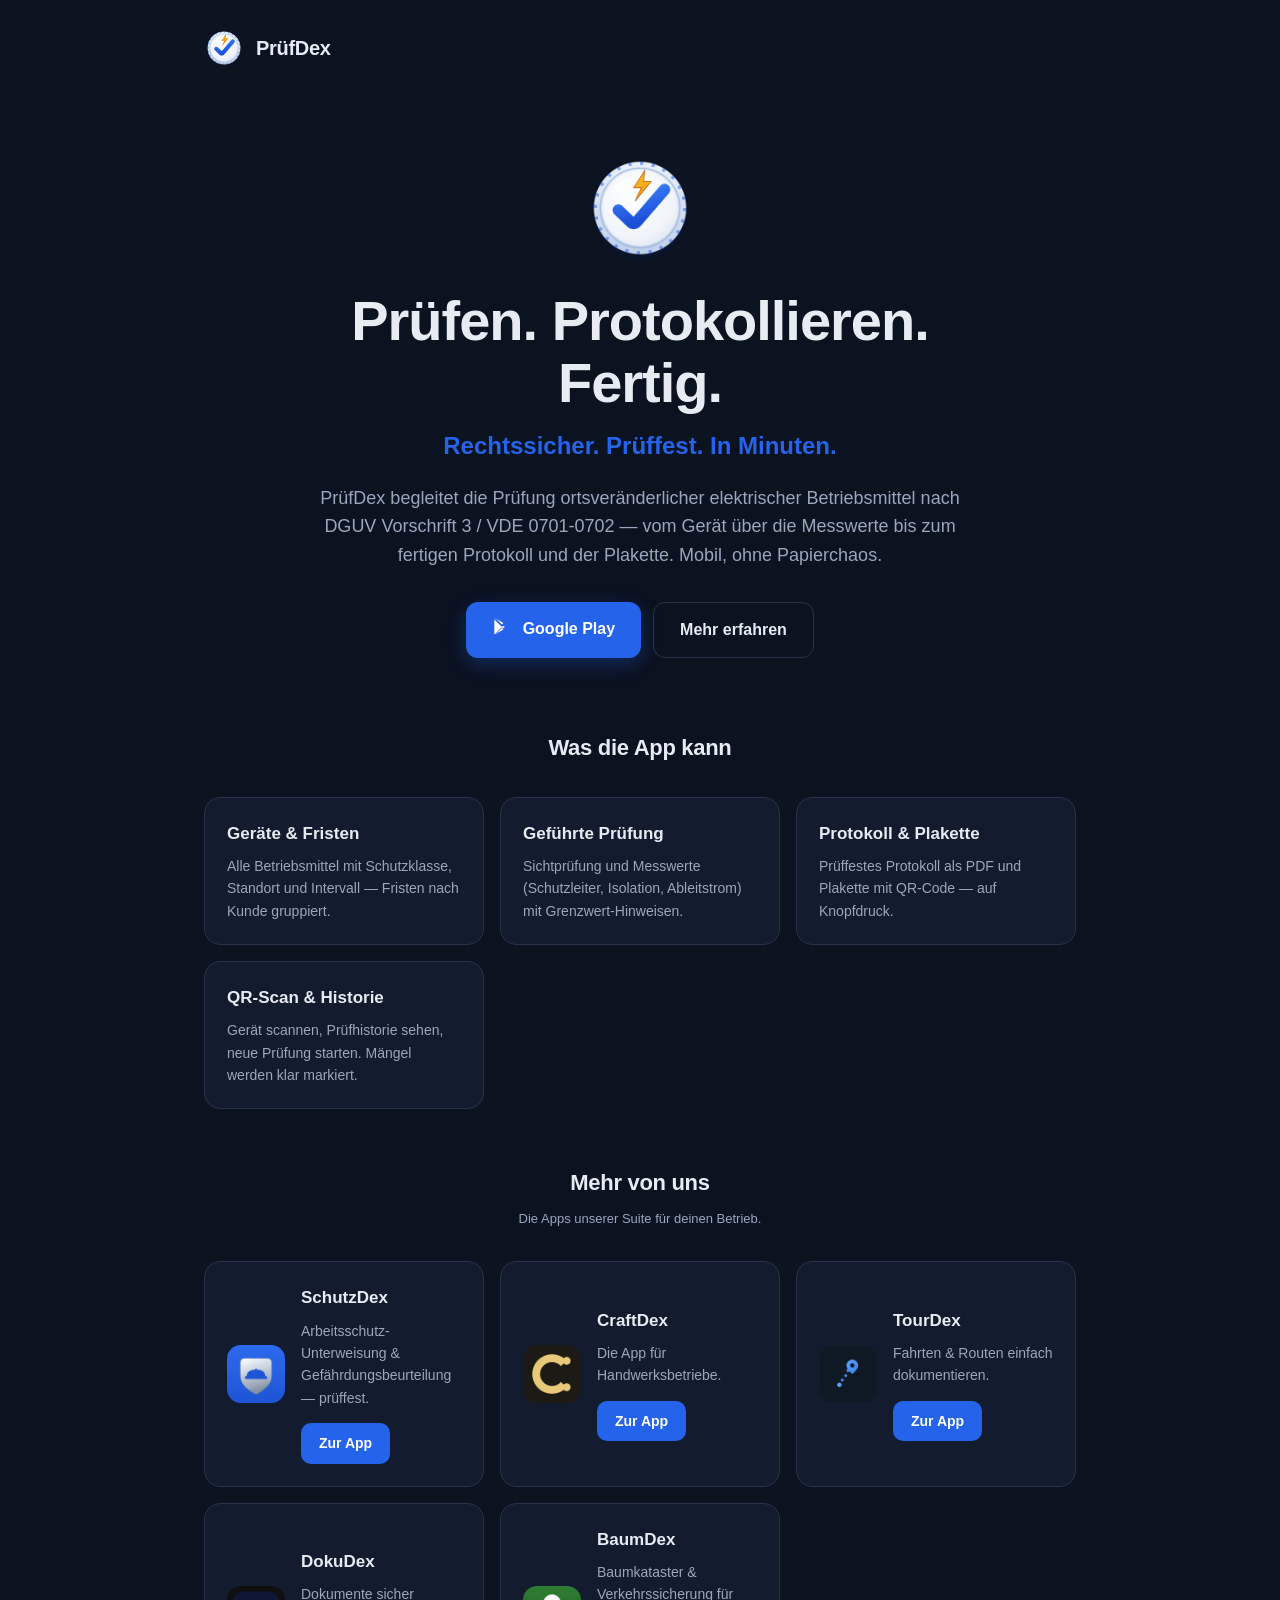
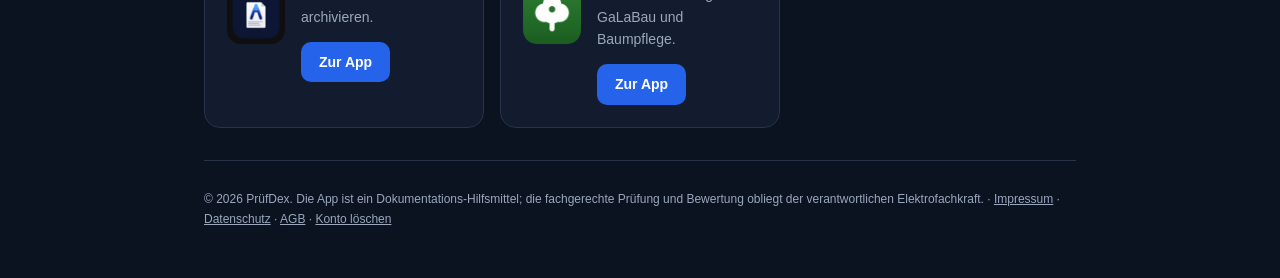
<file: index.html>
<!DOCTYPE html>
<html lang="de">
<head>
  <meta charset="utf-8" />
  <meta name="viewport" content="width=device-width, initial-scale=1" />
  <title>PrüfDex — DGUV-V3-Prüfungen mobil dokumentieren</title>
  <meta name="description" content="PrüfDex: Prüfung ortsveränderlicher elektrischer Betriebsmittel nach DGUV V3 / VDE 0701-0702 — Geräte, Messwerte, Protokolle, Plaketten und Fristen. Mobil, prüffest." />
  <meta name="theme-color" content="#0B1220" />
  <meta property="og:title" content="PrüfDex" />
  <meta property="og:description" content="Prüfen. Protokollieren. Fertig." />
  <meta property="og:type" content="website" />
  <style>
    :root {
      --bg: #0B1220; --surface: #131C2E; --border: #27334A;
      --text: #E7ECF3; --muted: #9AA7BD; --blue: #2563EB;
    }
    * { box-sizing: border-box; margin: 0; padding: 0; }
    html { scroll-behavior: smooth; }
    body {
      background: var(--bg); color: var(--text);
      font-family: -apple-system, BlinkMacSystemFont, 'Segoe UI', Roboto, Helvetica, Arial, sans-serif;
      line-height: 1.6; -webkit-font-smoothing: antialiased;
    }
    .wrap { max-width: 920px; margin: 0 auto; padding: 0 24px; }
    header { padding: 28px 0; display: flex; align-items: center; gap: 12px; }
    .logo-img { width: 40px; height: 40px; display: block; }
    .brand { font-size: 20px; font-weight: 700; letter-spacing: -0.3px; }
    .hero { padding: 56px 0 48px; text-align: center; }
    .hero .mark { width: 112px; height: 112px; margin: 0 auto 26px; display: block; }
    .hero h1 { font-size: clamp(34px, 6vw, 56px); font-weight: 800; letter-spacing: -1px; line-height: 1.1; }
    .hero .claim { color: var(--blue); font-weight: 700; font-size: clamp(18px, 3vw, 24px); margin-top: 14px; }
    .hero p { color: var(--muted); font-size: 18px; max-width: 640px; margin: 18px auto 0; }
    .cta { margin-top: 32px; display: inline-flex; gap: 12px; flex-wrap: wrap; justify-content: center; }
    .btn { background: var(--blue); color: #fff; text-decoration: none; font-weight: 600; padding: 14px 26px; border-radius: 12px; display: inline-block; transition: transform .08s ease, box-shadow .2s ease; box-shadow: 0 6px 20px rgba(37,99,235,.30); }
    .btn:hover { transform: translateY(-1px); box-shadow: 0 10px 28px rgba(37,99,235,.42); }
    .btn.ghost { background: transparent; border: 1px solid var(--border); color: var(--text); box-shadow: none; }
    .btn .ico { vertical-align: -2px; margin-right: 8px; }
    .grid { display: grid; grid-template-columns: repeat(auto-fit, minmax(220px, 1fr)); gap: 16px; padding: 32px 0 16px; }
    .card { background: var(--surface); border: 1px solid var(--border); border-radius: 16px; padding: 22px; }
    .card h3 { font-size: 17px; margin-bottom: 8px; }
    .card p { color: var(--muted); font-size: 14px; }
    .promo { display: flex; flex-direction: row; align-items: center; gap: 16px; }
    .promo-icon { width: 58px; height: 58px; border-radius: 14px; flex: 0 0 auto; }
    .promo-body { display: flex; flex-direction: column; align-items: flex-start; min-width: 0; }
    .promo-body h3, .promo-body p { width: 100%; }
    .btn-sm { align-self: flex-start; margin-top: 14px; background: var(--blue); color: #fff; text-decoration: none; font-weight: 600; font-size: 14px; padding: 9px 18px; border-radius: 10px; transition: transform .08s ease; }
    .btn-sm:hover { transform: translateY(-1px); }
    .section-title { text-align: center; margin-top: 24px; font-size: 22px; font-weight: 800; letter-spacing: -0.3px; }
    .note { text-align: center; color: var(--muted); font-size: 13px; padding: 8px 0 0; }
    .legal { color: var(--muted); font-size: 12px; line-height: 1.7; border-top: 1px solid var(--border); padding: 28px 0 48px; margin-top: 16px; }
    .legal a { color: var(--muted); }
  </style>
</head>
<body>
  <div class="wrap">
    <header>
      <img class="logo-img" src="logo.png" alt="PrüfDex Logo" />
      <span class="brand">PrüfDex</span>
    </header>

    <section class="hero">
      <img class="mark" src="logo.png" alt="PrüfDex" />
      <h1>Prüfen. Protokollieren.<br/>Fertig.</h1>
      <div class="claim">Rechtssicher. Prüffest. In Minuten.</div>
      <p>
        PrüfDex begleitet die Prüfung ortsveränderlicher elektrischer Betriebsmittel
        nach DGUV Vorschrift 3 / VDE 0701-0702 — vom Gerät über die Messwerte bis zum
        fertigen Protokoll und der Plakette. Mobil, ohne Papierchaos.
      </p>
      <div class="cta">
        <a class="btn" href="#">
          <svg class="ico" width="18" height="18" viewBox="0 0 24 24" fill="#fff" aria-hidden="true"><path d="M3.6 2.3 13.3 12 3.6 21.7c-.3-.2-.5-.6-.5-1V3.3c0-.4.2-.8.5-1Zm11.1 8.3 2.6 1.5-2.6 1.5-2.2-1.5 2.2-1.5Zm-9.8 11 8.3-8.3 2 2-8 4.6c-.8.5-1.7.4-2.3-.3Zm0-19.2c.6-.7 1.5-.8 2.3-.3l8 4.6-2 2-8.3-8.3Z"/></svg>
          Google Play
        </a>
        <a class="btn ghost" href="#features">Mehr erfahren</a>
      </div>
    </section>

    <h2 class="section-title">Was die App kann</h2>
    <section class="grid" id="features">
      <div class="card">
        <h3>Geräte &amp; Fristen</h3>
        <p>Alle Betriebsmittel mit Schutzklasse, Standort und Intervall — Fristen nach Kunde gruppiert.</p>
      </div>
      <div class="card">
        <h3>Geführte Prüfung</h3>
        <p>Sichtprüfung und Messwerte (Schutzleiter, Isolation, Ableitstrom) mit Grenzwert-Hinweisen.</p>
      </div>
      <div class="card">
        <h3>Protokoll &amp; Plakette</h3>
        <p>Prüffestes Protokoll als PDF und Plakette mit QR-Code — auf Knopfdruck.</p>
      </div>
      <div class="card">
        <h3>QR-Scan &amp; Historie</h3>
        <p>Gerät scannen, Prüfhistorie sehen, neue Prüfung starten. Mängel werden klar markiert.</p>
      </div>
    </section>

    <h2 class="section-title" style="margin-top:40px;">Mehr von uns</h2>
    <p class="note">Die Apps unserer Suite für deinen Betrieb.</p>
    <section class="grid">
      <div class="card promo">
        <img class="promo-icon" src="icons/schutzheld.png" alt="SchutzDex" />
        <div class="promo-body">
          <h3>SchutzDex</h3>
          <p>Arbeitsschutz-Unterweisung &amp; Gefährdungsbeurteilung — prüffest.</p>
          <a class="btn-sm" href="#">Zur App</a>
        </div>
      </div>
      <div class="card promo">
        <img class="promo-icon" src="icons/craftlog.png" alt="CraftDex" />
        <div class="promo-body">
          <h3>CraftDex</h3>
          <p>Die App für Handwerksbetriebe.</p>
          <a class="btn-sm" href="#">Zur App</a>
        </div>
      </div>
      <div class="card promo">
        <img class="promo-icon" src="icons/routelog.png" alt="TourDex" />
        <div class="promo-body">
          <h3>TourDex</h3>
          <p>Fahrten &amp; Routen einfach dokumentieren.</p>
          <a class="btn-sm" href="#">Zur App</a>
        </div>
      </div>
      <div class="card promo">
        <img class="promo-icon" src="icons/archio.png" alt="DokuDex" />
        <div class="promo-body">
          <h3>DokuDex</h3>
          <p>Dokumente sicher archivieren.</p>
          <a class="btn-sm" href="#">Zur App</a>
        </div>
      </div>
      <div class="card promo">
        <img class="promo-icon" src="icons/baumdex.png" alt="BaumDex" />
        <div class="promo-body">
          <h3>BaumDex</h3>
          <p>Baumkataster &amp; Verkehrssicherung für GaLaBau und Baumpflege.</p>
          <a class="btn-sm" href="#">Zur App</a>
        </div>
      </div>
    </section>

    <footer class="legal">
      © <span id="y"></span> PrüfDex. Die App ist ein Dokumentations-Hilfsmittel; die fachgerechte
      Prüfung und Bewertung obliegt der verantwortlichen Elektrofachkraft.
      · <a href="impressum.html">Impressum</a> · <a href="datenschutz.html">Datenschutz</a>
      · <a href="nutzungsbedingungen.html">AGB</a> · <a href="konto-loeschung.html">Konto löschen</a>
    </footer>
  </div>
  <script>document.getElementById('y').textContent = new Date().getFullYear();</script>
</body>
</html>
</file>
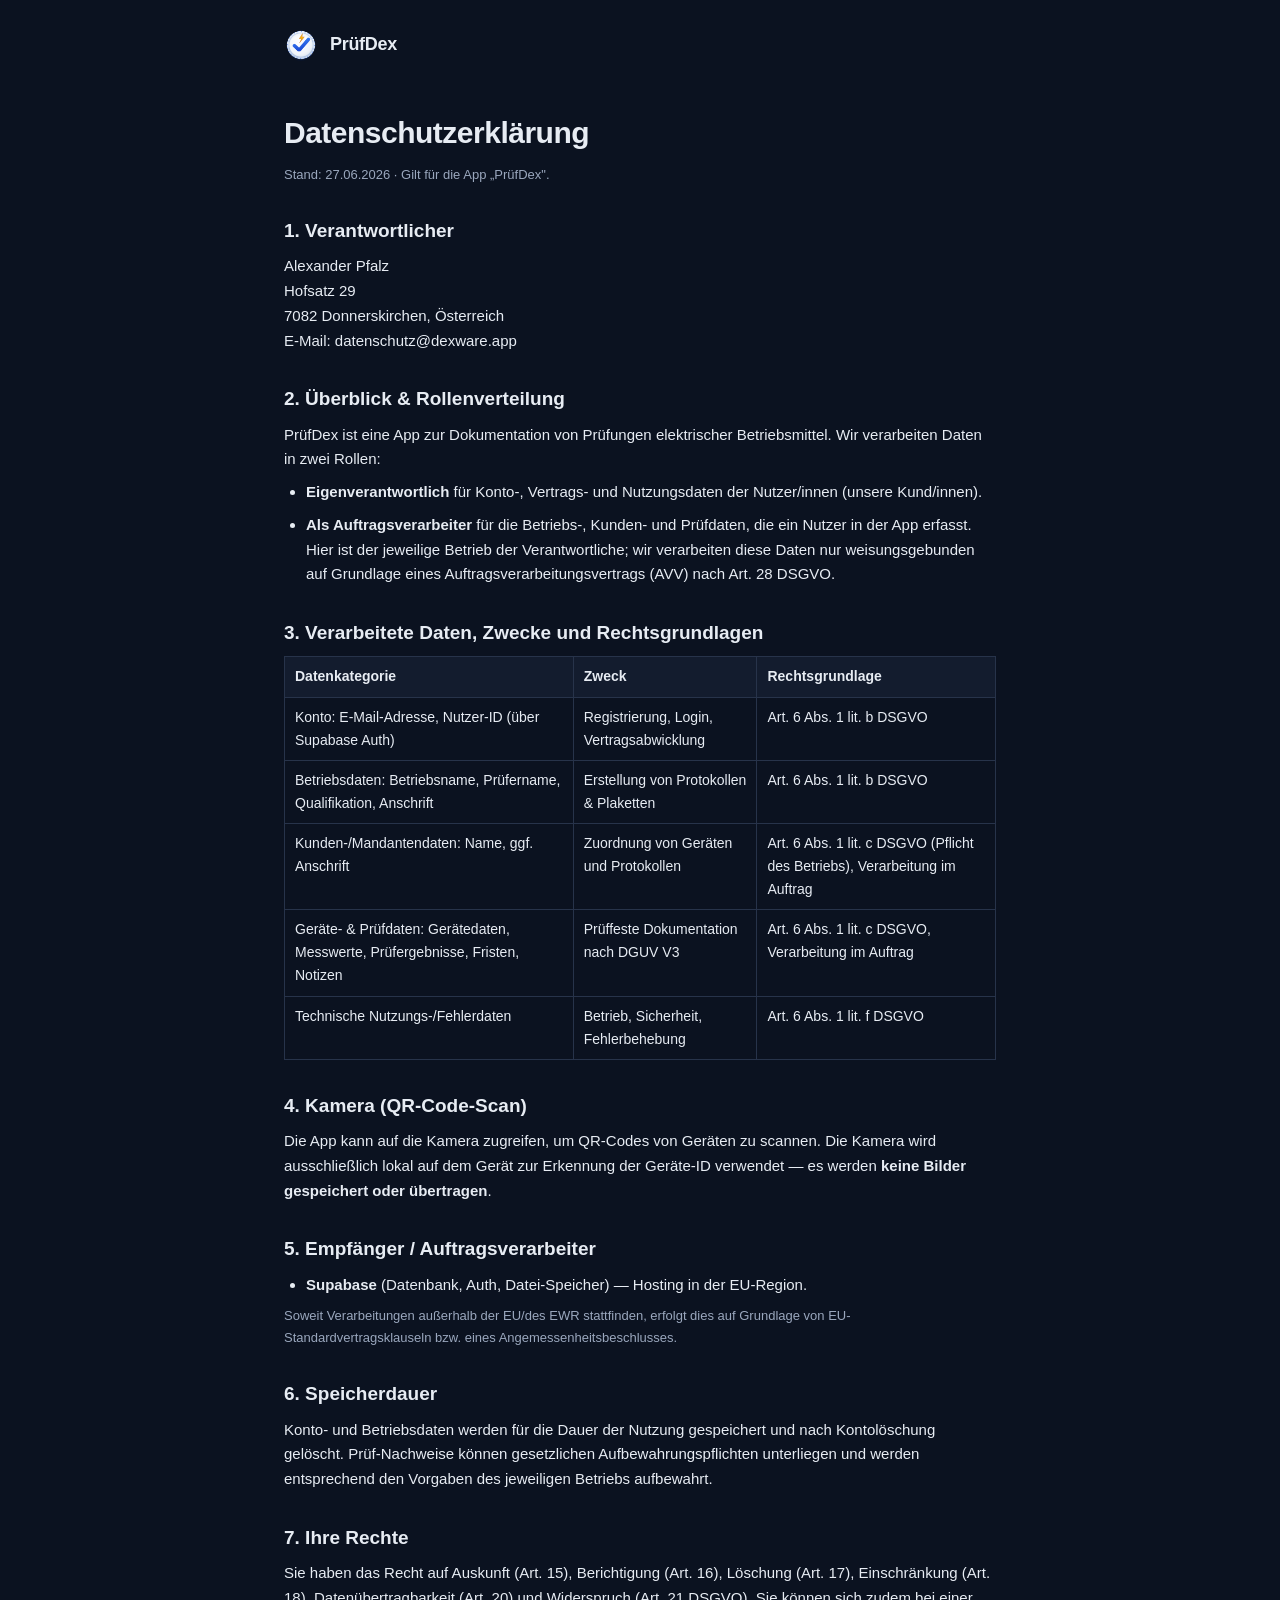
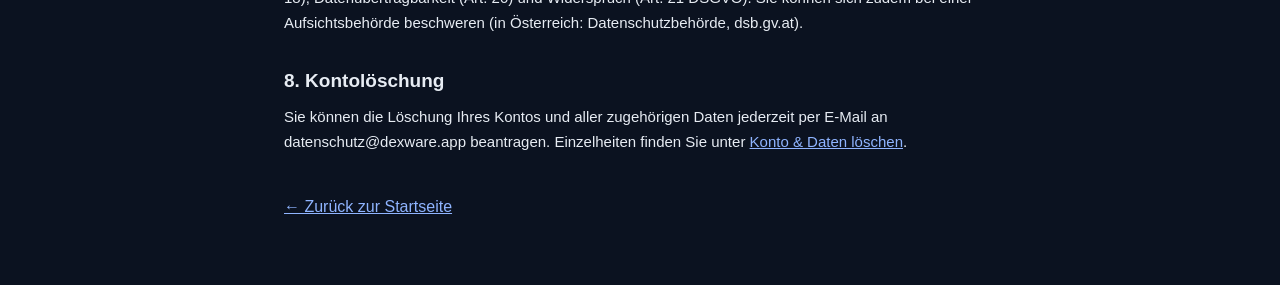
<file: datenschutz.html>
<!DOCTYPE html>
<html lang="de">
<head>
  <meta charset="utf-8" />
  <meta name="viewport" content="width=device-width, initial-scale=1" />
  <title>Datenschutzerklärung — PrüfDex</title>
  <meta name="robots" content="all" />
  <meta name="theme-color" content="#0B1220" />
  <style>
    :root {
      --bg: #0B1220; --surface: #131C2E; --border: #27334A;
      --text: #E7ECF3; --muted: #9AA7BD; --blue: #2563EB;
    }
    * { box-sizing: border-box; margin: 0; padding: 0; }
    body {
      background: var(--bg); color: var(--text);
      font-family: -apple-system, BlinkMacSystemFont, 'Segoe UI', Roboto, Helvetica, Arial, sans-serif;
      line-height: 1.65; -webkit-font-smoothing: antialiased;
    }
    .wrap { max-width: 760px; margin: 0 auto; padding: 0 24px 64px; }
    header { padding: 28px 0; display: flex; align-items: center; gap: 12px; }
    .logo { width: 36px; height: 36px; background: var(--blue); border-radius: 9px; display: grid; place-items: center; }
    .brand { font-size: 18px; font-weight: 700; letter-spacing: -0.3px; }
    a { color: #8FB4FF; }
    h1 { font-size: 30px; font-weight: 800; letter-spacing: -0.5px; margin: 18px 0 6px; }
    h2 { font-size: 19px; font-weight: 700; margin: 30px 0 8px; }
    p, li { color: var(--text); font-size: 15px; margin-bottom: 8px; }
    ul { padding-left: 22px; }
    .muted { color: var(--muted); font-size: 13px; }
    .note { background: var(--surface); border: 1px solid var(--border); border-radius: 12px; padding: 14px 16px; margin: 16px 0; font-size: 14px; color: var(--muted); }
    table { width: 100%; border-collapse: collapse; margin: 8px 0 4px; font-size: 14px; }
    td, th { border: 1px solid var(--border); padding: 8px 10px; text-align: left; vertical-align: top; }
    th { background: var(--surface); }
    .back { display: inline-block; margin-top: 32px; }
  </style>
</head>
<body>
  <div class="wrap">
    <header>
      <img src="logo.png" width="34" height="34" alt="PrüfDex" style="display:block" />
      <span class="brand">PrüfDex</span>
    </header>

    <h1>Datenschutzerklärung</h1>
    <p class="muted">Stand: 27.06.2026 · Gilt für die App „PrüfDex".</p>


    <h2>1. Verantwortlicher</h2>
    <p>
      Alexander Pfalz<br/>
      Hofsatz 29<br/>
      7082 Donnerskirchen, Österreich<br/>
      E-Mail: datenschutz@dexware.app
    </p>

    <h2>2. Überblick &amp; Rollenverteilung</h2>
    <p>PrüfDex ist eine App zur Dokumentation von Prüfungen elektrischer Betriebsmittel. Wir verarbeiten Daten in zwei Rollen:</p>
    <ul>
      <li><strong>Eigenverantwortlich</strong> für Konto-, Vertrags- und Nutzungsdaten der Nutzer/innen (unsere Kund/innen).</li>
      <li><strong>Als Auftragsverarbeiter</strong> für die Betriebs-, Kunden- und Prüfdaten, die ein Nutzer in der App erfasst. Hier ist der jeweilige Betrieb der Verantwortliche; wir verarbeiten diese Daten nur weisungsgebunden auf Grundlage eines Auftragsverarbeitungsvertrags (AVV) nach Art. 28 DSGVO.</li>
    </ul>

    <h2>3. Verarbeitete Daten, Zwecke und Rechtsgrundlagen</h2>
    <table>
      <tr><th>Datenkategorie</th><th>Zweck</th><th>Rechtsgrundlage</th></tr>
      <tr><td>Konto: E-Mail-Adresse, Nutzer-ID (über Supabase Auth)</td><td>Registrierung, Login, Vertragsabwicklung</td><td>Art. 6 Abs. 1 lit. b DSGVO</td></tr>
      <tr><td>Betriebsdaten: Betriebsname, Prüfername, Qualifikation, Anschrift</td><td>Erstellung von Protokollen &amp; Plaketten</td><td>Art. 6 Abs. 1 lit. b DSGVO</td></tr>
      <tr><td>Kunden-/Mandantendaten: Name, ggf. Anschrift</td><td>Zuordnung von Geräten und Protokollen</td><td>Art. 6 Abs. 1 lit. c DSGVO (Pflicht des Betriebs), Verarbeitung im Auftrag</td></tr>
      <tr><td>Geräte- &amp; Prüfdaten: Gerätedaten, Messwerte, Prüfergebnisse, Fristen, Notizen</td><td>Prüffeste Dokumentation nach DGUV V3</td><td>Art. 6 Abs. 1 lit. c DSGVO, Verarbeitung im Auftrag</td></tr>
      <tr><td>Technische Nutzungs-/Fehlerdaten</td><td>Betrieb, Sicherheit, Fehlerbehebung</td><td>Art. 6 Abs. 1 lit. f DSGVO</td></tr>
    </table>

    <h2>4. Kamera (QR-Code-Scan)</h2>
    <p>
      Die App kann auf die Kamera zugreifen, um QR-Codes von Geräten zu scannen. Die Kamera wird
      ausschließlich lokal auf dem Gerät zur Erkennung der Geräte-ID verwendet — es werden
      <strong>keine Bilder gespeichert oder übertragen</strong>.
    </p>

    <h2>5. Empfänger / Auftragsverarbeiter</h2>
    <ul>
      <li><strong>Supabase</strong> (Datenbank, Auth, Datei-Speicher) — Hosting in der EU-Region.</li>
    </ul>
    <p class="muted">
      Soweit Verarbeitungen außerhalb der EU/des EWR stattfinden, erfolgt dies auf Grundlage von
      EU-Standardvertragsklauseln bzw. eines Angemessenheitsbeschlusses.
    </p>

    <h2>6. Speicherdauer</h2>
    <p>
      Konto- und Betriebsdaten werden für die Dauer der Nutzung gespeichert und nach Kontolöschung
      gelöscht. Prüf-Nachweise können gesetzlichen Aufbewahrungspflichten unterliegen und werden
      entsprechend den Vorgaben des jeweiligen Betriebs aufbewahrt.
    </p>

    <h2>7. Ihre Rechte</h2>
    <p>
      Sie haben das Recht auf Auskunft (Art. 15), Berichtigung (Art. 16), Löschung (Art. 17),
      Einschränkung (Art. 18), Datenübertragbarkeit (Art. 20) und Widerspruch (Art. 21 DSGVO). Sie
      können sich zudem bei einer Aufsichtsbehörde beschweren (in Österreich: Datenschutzbehörde, dsb.gv.at).
    </p>

    <h2>8. Kontolöschung</h2>
    <p>
      Sie können die Löschung Ihres Kontos und aller zugehörigen Daten jederzeit per E-Mail an
      datenschutz@dexware.app beantragen. Einzelheiten finden Sie unter
      <a href="konto-loeschung.html">Konto &amp; Daten löschen</a>.
    </p>

    <a class="back" href="index.html">← Zurück zur Startseite</a>
  </div>
</body>
</html>
</file>
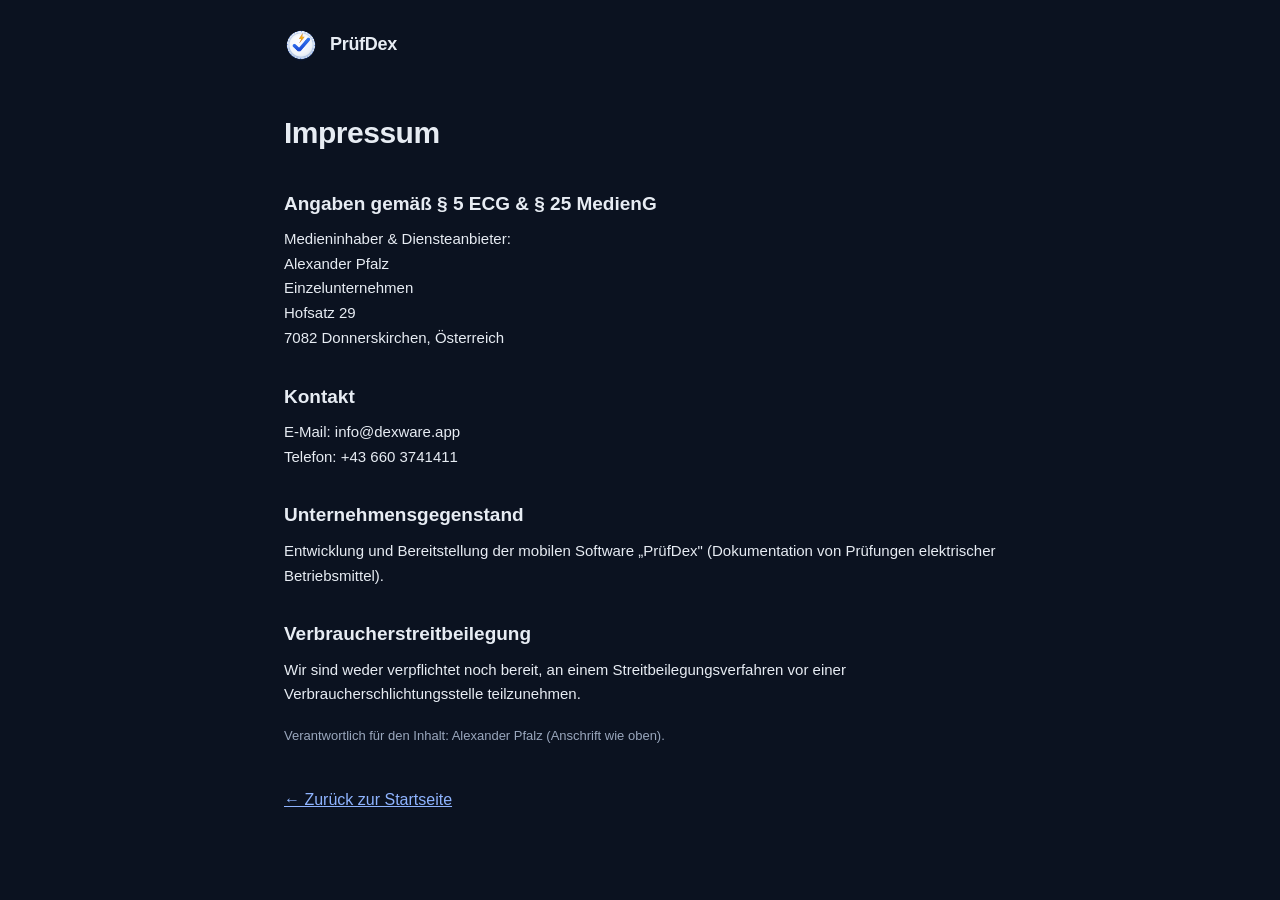
<file: impressum.html>
<!DOCTYPE html>
<html lang="de">
<head>
  <meta charset="utf-8" />
  <meta name="viewport" content="width=device-width, initial-scale=1" />
  <title>Impressum — PrüfDex</title>
  <meta name="robots" content="all" />
  <meta name="theme-color" content="#0B1220" />
  <style>
    :root {
      --bg: #0B1220; --surface: #131C2E; --border: #27334A;
      --text: #E7ECF3; --muted: #9AA7BD; --blue: #2563EB;
    }
    * { box-sizing: border-box; margin: 0; padding: 0; }
    body {
      background: var(--bg); color: var(--text);
      font-family: -apple-system, BlinkMacSystemFont, 'Segoe UI', Roboto, Helvetica, Arial, sans-serif;
      line-height: 1.65; -webkit-font-smoothing: antialiased;
    }
    .wrap { max-width: 760px; margin: 0 auto; padding: 0 24px 64px; }
    header { padding: 28px 0; display: flex; align-items: center; gap: 12px; }
    .logo { width: 36px; height: 36px; background: var(--blue); border-radius: 9px; display: grid; place-items: center; }
    .brand { font-size: 18px; font-weight: 700; letter-spacing: -0.3px; }
    a { color: #8FB4FF; }
    h1 { font-size: 30px; font-weight: 800; letter-spacing: -0.5px; margin: 18px 0 6px; }
    h2 { font-size: 19px; font-weight: 700; margin: 30px 0 8px; }
    p { font-size: 15px; margin-bottom: 8px; }
    .muted { color: var(--muted); font-size: 13px; }
    .note { background: var(--surface); border: 1px solid var(--border); border-radius: 12px; padding: 14px 16px; margin: 16px 0; font-size: 14px; color: var(--muted); }
    .back { display: inline-block; margin-top: 32px; }
  </style>
</head>
<body>
  <div class="wrap">
    <header>
      <img src="logo.png" width="34" height="34" alt="PrüfDex" style="display:block" />
      <span class="brand">PrüfDex</span>
    </header>

    <h1>Impressum</h1>

    <h2>Angaben gemäß § 5 ECG &amp; § 25 MedienG</h2>
    <p>
      Medieninhaber &amp; Diensteanbieter:<br/>
      Alexander Pfalz<br/>
      Einzelunternehmen<br/>
      Hofsatz 29<br/>
      7082 Donnerskirchen, Österreich
    </p>

    <h2>Kontakt</h2>
    <p>
      E-Mail: info@dexware.app<br/>
      Telefon: +43 660 3741411
    </p>

    <h2>Unternehmensgegenstand</h2>
    <p>Entwicklung und Bereitstellung der mobilen Software „PrüfDex" (Dokumentation von Prüfungen elektrischer Betriebsmittel).</p>


    <h2>Verbraucherstreitbeilegung</h2>
    <p>
      Wir sind weder verpflichtet noch bereit, an einem Streitbeilegungsverfahren vor einer
      Verbraucherschlichtungsstelle teilzunehmen.
    </p>

    <p class="muted" style="margin-top:18px">Verantwortlich für den Inhalt: Alexander Pfalz (Anschrift wie oben).</p>

    <a class="back" href="index.html">← Zurück zur Startseite</a>
  </div>
</body>
</html>
</file>
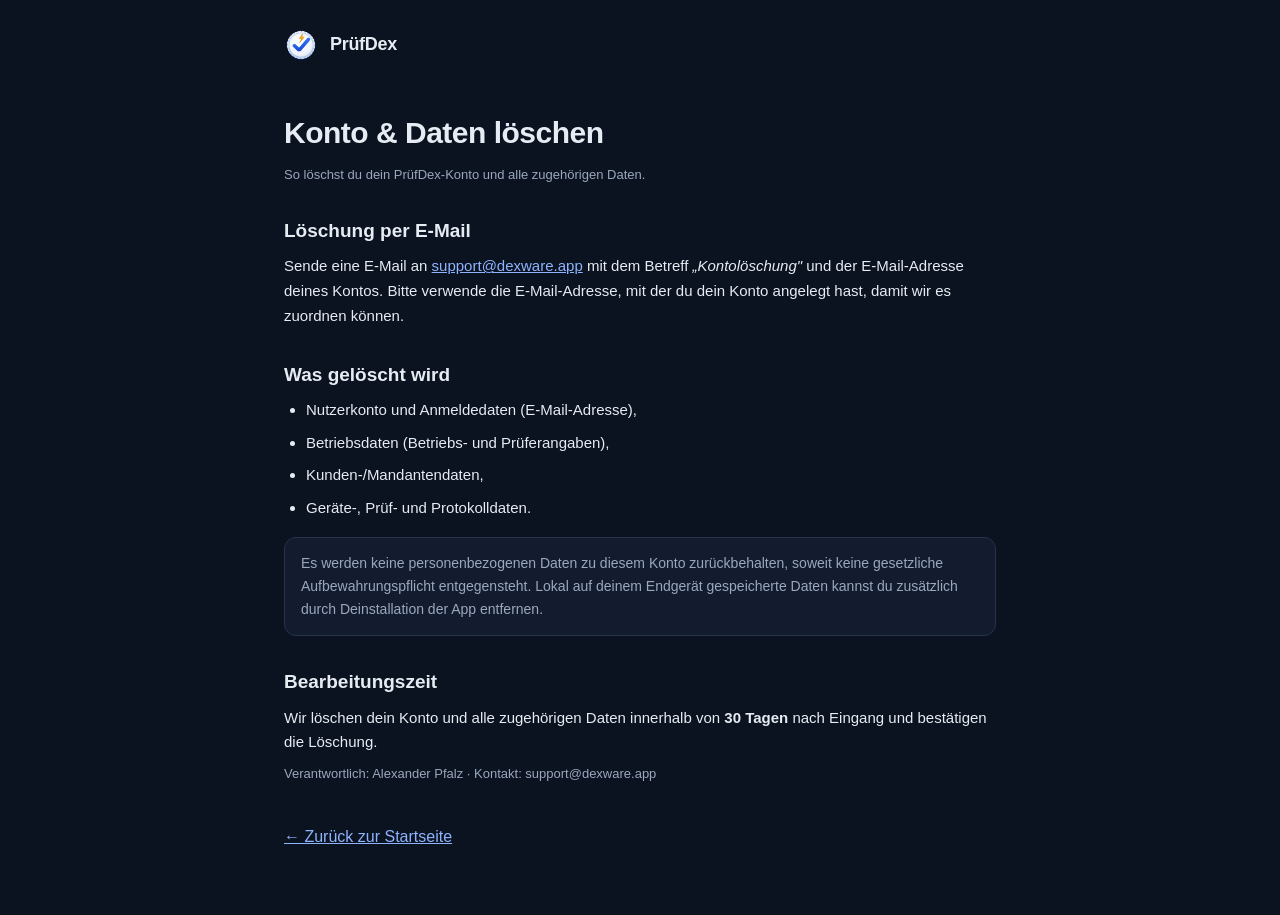
<file: konto-loeschung.html>
<!DOCTYPE html>
<html lang="de">
<head>
  <meta charset="utf-8" />
  <meta name="viewport" content="width=device-width, initial-scale=1" />
  <title>Konto &amp; Daten löschen — PrüfDex</title>
  <meta name="robots" content="all" />
  <meta name="theme-color" content="#0B1220" />
  <style>
    :root {
      --bg: #0B1220; --surface: #131C2E; --border: #27334A;
      --text: #E7ECF3; --muted: #9AA7BD; --blue: #2563EB;
    }
    * { box-sizing: border-box; margin: 0; padding: 0; }
    body {
      background: var(--bg); color: var(--text);
      font-family: -apple-system, BlinkMacSystemFont, 'Segoe UI', Roboto, Helvetica, Arial, sans-serif;
      line-height: 1.65; -webkit-font-smoothing: antialiased;
    }
    .wrap { max-width: 760px; margin: 0 auto; padding: 0 24px 64px; }
    header { padding: 28px 0; display: flex; align-items: center; gap: 12px; }
    .logo { width: 36px; height: 36px; background: var(--blue); border-radius: 9px; display: grid; place-items: center; }
    .brand { font-size: 18px; font-weight: 700; letter-spacing: -0.3px; }
    a { color: #8FB4FF; }
    h1 { font-size: 30px; font-weight: 800; letter-spacing: -0.5px; margin: 18px 0 6px; }
    h2 { font-size: 19px; font-weight: 700; margin: 30px 0 8px; }
    p, li { color: var(--text); font-size: 15px; margin-bottom: 8px; }
    ol, ul { padding-left: 22px; }
    .muted { color: var(--muted); font-size: 13px; }
    .note { background: var(--surface); border: 1px solid var(--border); border-radius: 12px; padding: 14px 16px; margin: 16px 0; font-size: 14px; color: var(--muted); }
    .back { display: inline-block; margin-top: 32px; }
  </style>
</head>
<body>
  <div class="wrap">
    <header>
      <img src="logo.png" width="34" height="34" alt="PrüfDex" style="display:block" />
      <span class="brand">PrüfDex</span>
    </header>

    <h1>Konto &amp; Daten löschen</h1>
    <p class="muted">So löschst du dein PrüfDex-Konto und alle zugehörigen Daten.</p>

    <h2>Löschung per E-Mail</h2>
    <p>
      Sende eine E-Mail an
      <a href="mailto:support@dexware.app?subject=Kontol%C3%B6schung%20Pr%C3%BCfDex">support@dexware.app</a>
      mit dem Betreff <em>„Kontolöschung"</em> und der E-Mail-Adresse deines Kontos. Bitte verwende die
      E-Mail-Adresse, mit der du dein Konto angelegt hast, damit wir es zuordnen können.
    </p>

    <h2>Was gelöscht wird</h2>
    <ul>
      <li>Nutzerkonto und Anmeldedaten (E-Mail-Adresse),</li>
      <li>Betriebsdaten (Betriebs- und Prüferangaben),</li>
      <li>Kunden-/Mandantendaten,</li>
      <li>Geräte-, Prüf- und Protokolldaten.</li>
    </ul>

    <div class="note">
      Es werden keine personenbezogenen Daten zu diesem Konto zurückbehalten, soweit keine gesetzliche
      Aufbewahrungspflicht entgegensteht. Lokal auf deinem Endgerät gespeicherte Daten kannst du
      zusätzlich durch Deinstallation der App entfernen.
    </div>

    <h2>Bearbeitungszeit</h2>
    <p>Wir löschen dein Konto und alle zugehörigen Daten innerhalb von <strong>30 Tagen</strong> nach Eingang und bestätigen die Löschung.</p>

    <p class="muted">Verantwortlich: Alexander Pfalz · Kontakt: support@dexware.app</p>

    <a class="back" href="index.html">← Zurück zur Startseite</a>
  </div>
</body>
</html>
</file>
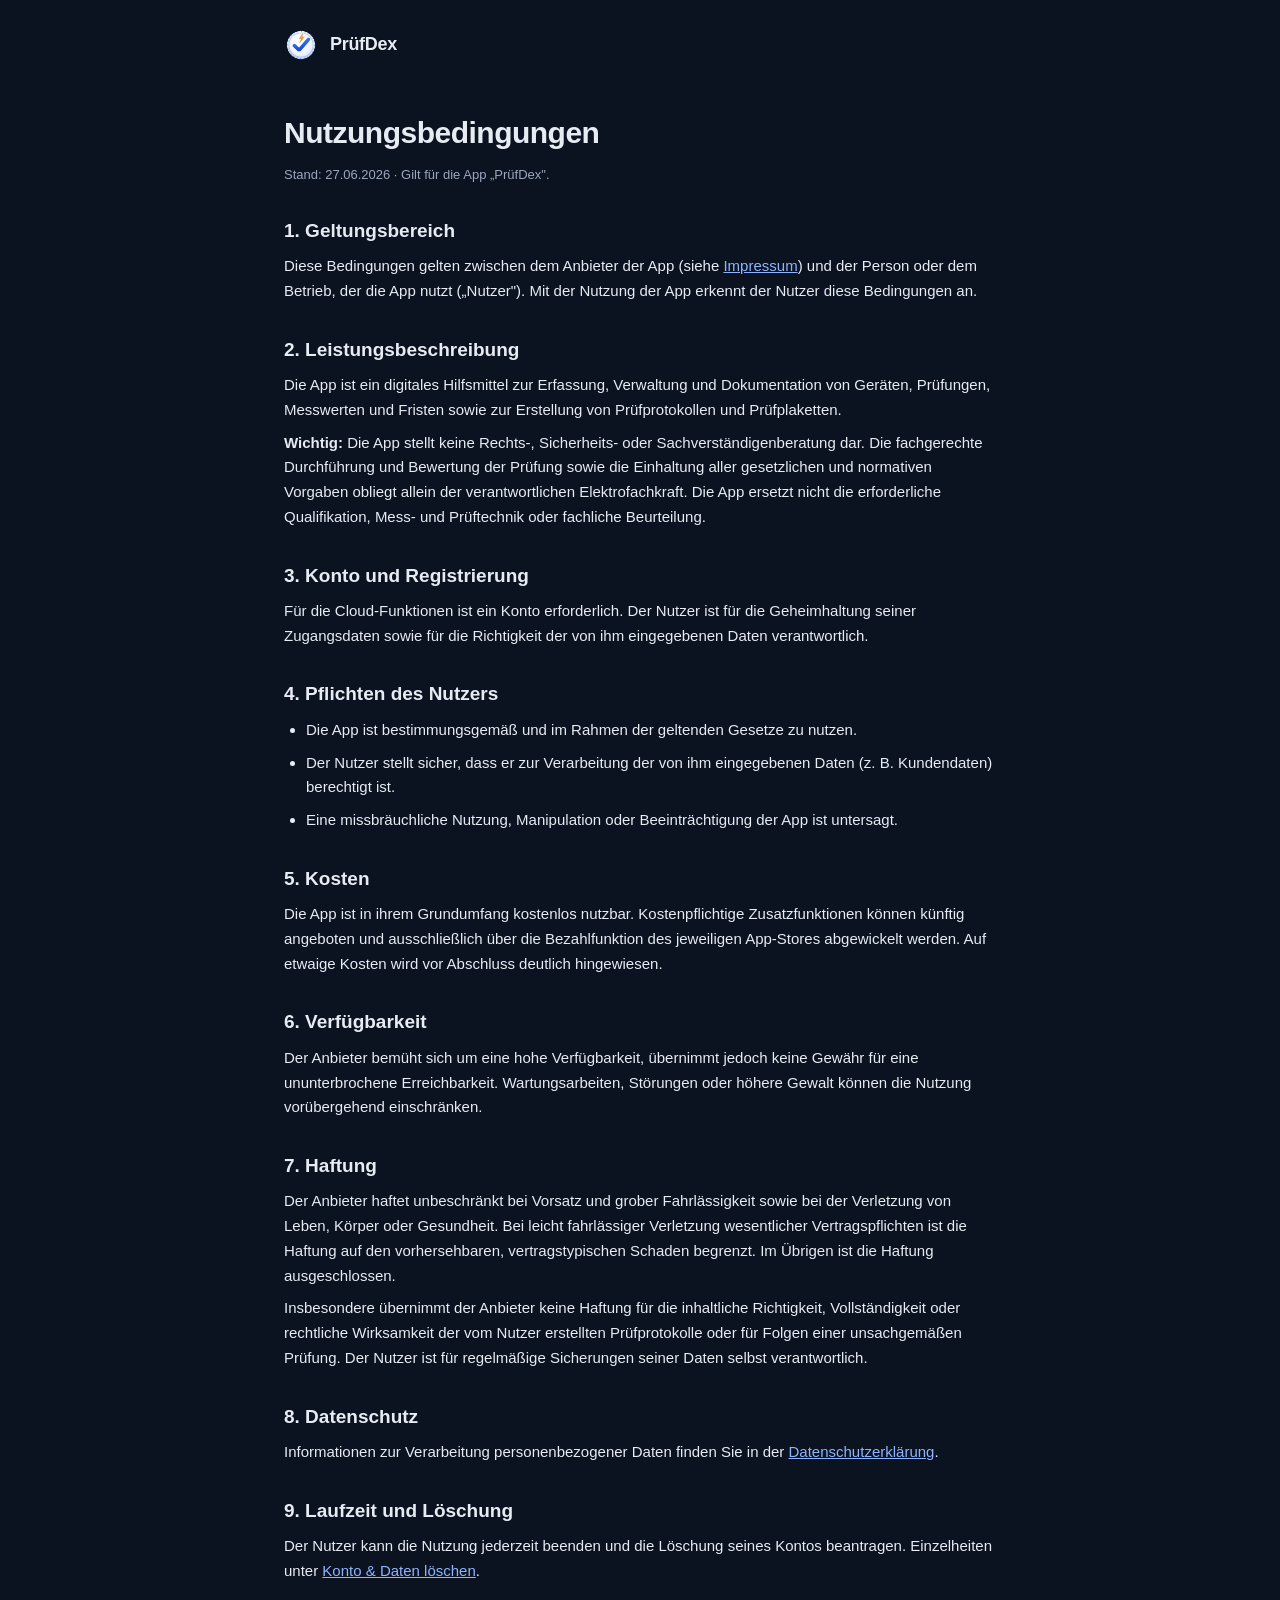
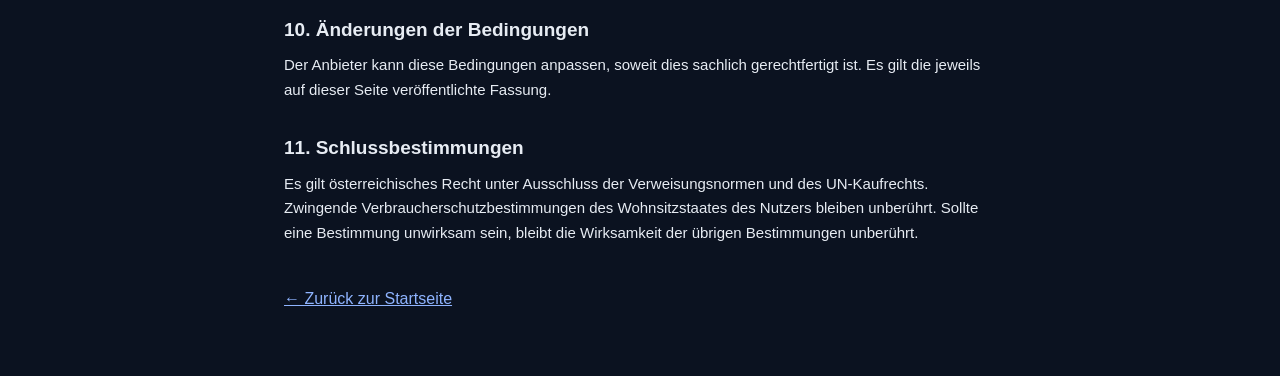
<file: nutzungsbedingungen.html>
<!DOCTYPE html>
<html lang="de">
<head>
  <meta charset="utf-8" />
  <meta name="viewport" content="width=device-width, initial-scale=1" />
  <title>Nutzungsbedingungen (AGB) — PrüfDex</title>
  <meta name="robots" content="all" />
  <meta name="theme-color" content="#0B1220" />
  <style>
    :root {
      --bg: #0B1220; --surface: #131C2E; --border: #27334A;
      --text: #E7ECF3; --muted: #9AA7BD; --blue: #2563EB;
    }
    * { box-sizing: border-box; margin: 0; padding: 0; }
    body {
      background: var(--bg); color: var(--text);
      font-family: -apple-system, BlinkMacSystemFont, 'Segoe UI', Roboto, Helvetica, Arial, sans-serif;
      line-height: 1.65; -webkit-font-smoothing: antialiased;
    }
    .wrap { max-width: 760px; margin: 0 auto; padding: 0 24px 64px; }
    header { padding: 28px 0; display: flex; align-items: center; gap: 12px; }
    .logo { width: 36px; height: 36px; background: var(--blue); border-radius: 9px; display: grid; place-items: center; }
    .brand { font-size: 18px; font-weight: 700; letter-spacing: -0.3px; }
    a { color: #8FB4FF; }
    h1 { font-size: 30px; font-weight: 800; letter-spacing: -0.5px; margin: 18px 0 6px; }
    h2 { font-size: 19px; font-weight: 700; margin: 30px 0 8px; }
    p, li { color: var(--text); font-size: 15px; margin-bottom: 8px; }
    ul { padding-left: 22px; }
    .muted { color: var(--muted); font-size: 13px; }
    .note { background: var(--surface); border: 1px solid var(--border); border-radius: 12px; padding: 14px 16px; margin: 16px 0; font-size: 14px; color: var(--muted); }
    .back { display: inline-block; margin-top: 32px; }
  </style>
</head>
<body>
  <div class="wrap">
    <header>
      <img src="logo.png" width="34" height="34" alt="PrüfDex" style="display:block" />
      <span class="brand">PrüfDex</span>
    </header>

    <h1>Nutzungsbedingungen</h1>
    <p class="muted">Stand: 27.06.2026 · Gilt für die App „PrüfDex".</p>


    <h2>1. Geltungsbereich</h2>
    <p>Diese Bedingungen gelten zwischen dem Anbieter der App (siehe <a href="impressum.html">Impressum</a>) und der Person oder dem Betrieb, der die App nutzt („Nutzer"). Mit der Nutzung der App erkennt der Nutzer diese Bedingungen an.</p>

    <h2>2. Leistungsbeschreibung</h2>
    <p>Die App ist ein digitales Hilfsmittel zur Erfassung, Verwaltung und Dokumentation von Geräten, Prüfungen, Messwerten und Fristen sowie zur Erstellung von Prüfprotokollen und Prüfplaketten.</p>
    <p><strong>Wichtig:</strong> Die App stellt keine Rechts-, Sicherheits- oder Sachverständigenberatung dar. Die fachgerechte Durchführung und Bewertung der Prüfung sowie die Einhaltung aller gesetzlichen und normativen Vorgaben obliegt allein der verantwortlichen Elektrofachkraft. Die App ersetzt nicht die erforderliche Qualifikation, Mess- und Prüftechnik oder fachliche Beurteilung.</p>

    <h2>3. Konto und Registrierung</h2>
    <p>Für die Cloud-Funktionen ist ein Konto erforderlich. Der Nutzer ist für die Geheimhaltung seiner Zugangsdaten sowie für die Richtigkeit der von ihm eingegebenen Daten verantwortlich.</p>

    <h2>4. Pflichten des Nutzers</h2>
    <ul>
      <li>Die App ist bestimmungsgemäß und im Rahmen der geltenden Gesetze zu nutzen.</li>
      <li>Der Nutzer stellt sicher, dass er zur Verarbeitung der von ihm eingegebenen Daten (z. B. Kundendaten) berechtigt ist.</li>
      <li>Eine missbräuchliche Nutzung, Manipulation oder Beeinträchtigung der App ist untersagt.</li>
    </ul>

    <h2>5. Kosten</h2>
    <p>Die App ist in ihrem Grundumfang kostenlos nutzbar. Kostenpflichtige Zusatzfunktionen können künftig angeboten und ausschließlich über die Bezahlfunktion des jeweiligen App-Stores abgewickelt werden. Auf etwaige Kosten wird vor Abschluss deutlich hingewiesen.</p>

    <h2>6. Verfügbarkeit</h2>
    <p>Der Anbieter bemüht sich um eine hohe Verfügbarkeit, übernimmt jedoch keine Gewähr für eine ununterbrochene Erreichbarkeit. Wartungsarbeiten, Störungen oder höhere Gewalt können die Nutzung vorübergehend einschränken.</p>

    <h2>7. Haftung</h2>
    <p>Der Anbieter haftet unbeschränkt bei Vorsatz und grober Fahrlässigkeit sowie bei der Verletzung von Leben, Körper oder Gesundheit. Bei leicht fahrlässiger Verletzung wesentlicher Vertragspflichten ist die Haftung auf den vorhersehbaren, vertragstypischen Schaden begrenzt. Im Übrigen ist die Haftung ausgeschlossen.</p>
    <p>Insbesondere übernimmt der Anbieter keine Haftung für die inhaltliche Richtigkeit, Vollständigkeit oder rechtliche Wirksamkeit der vom Nutzer erstellten Prüfprotokolle oder für Folgen einer unsachgemäßen Prüfung. Der Nutzer ist für regelmäßige Sicherungen seiner Daten selbst verantwortlich.</p>

    <h2>8. Datenschutz</h2>
    <p>Informationen zur Verarbeitung personenbezogener Daten finden Sie in der <a href="datenschutz.html">Datenschutzerklärung</a>.</p>

    <h2>9. Laufzeit und Löschung</h2>
    <p>Der Nutzer kann die Nutzung jederzeit beenden und die Löschung seines Kontos beantragen. Einzelheiten unter <a href="konto-loeschung.html">Konto &amp; Daten löschen</a>.</p>

    <h2>10. Änderungen der Bedingungen</h2>
    <p>Der Anbieter kann diese Bedingungen anpassen, soweit dies sachlich gerechtfertigt ist. Es gilt die jeweils auf dieser Seite veröffentlichte Fassung.</p>

    <h2>11. Schlussbestimmungen</h2>
    <p>Es gilt österreichisches Recht unter Ausschluss der Verweisungsnormen und des UN-Kaufrechts. Zwingende Verbraucherschutzbestimmungen des Wohnsitzstaates des Nutzers bleiben unberührt. Sollte eine Bestimmung unwirksam sein, bleibt die Wirksamkeit der übrigen Bestimmungen unberührt.</p>

    <a class="back" href="index.html">← Zurück zur Startseite</a>
  </div>
</body>
</html>
</file>
